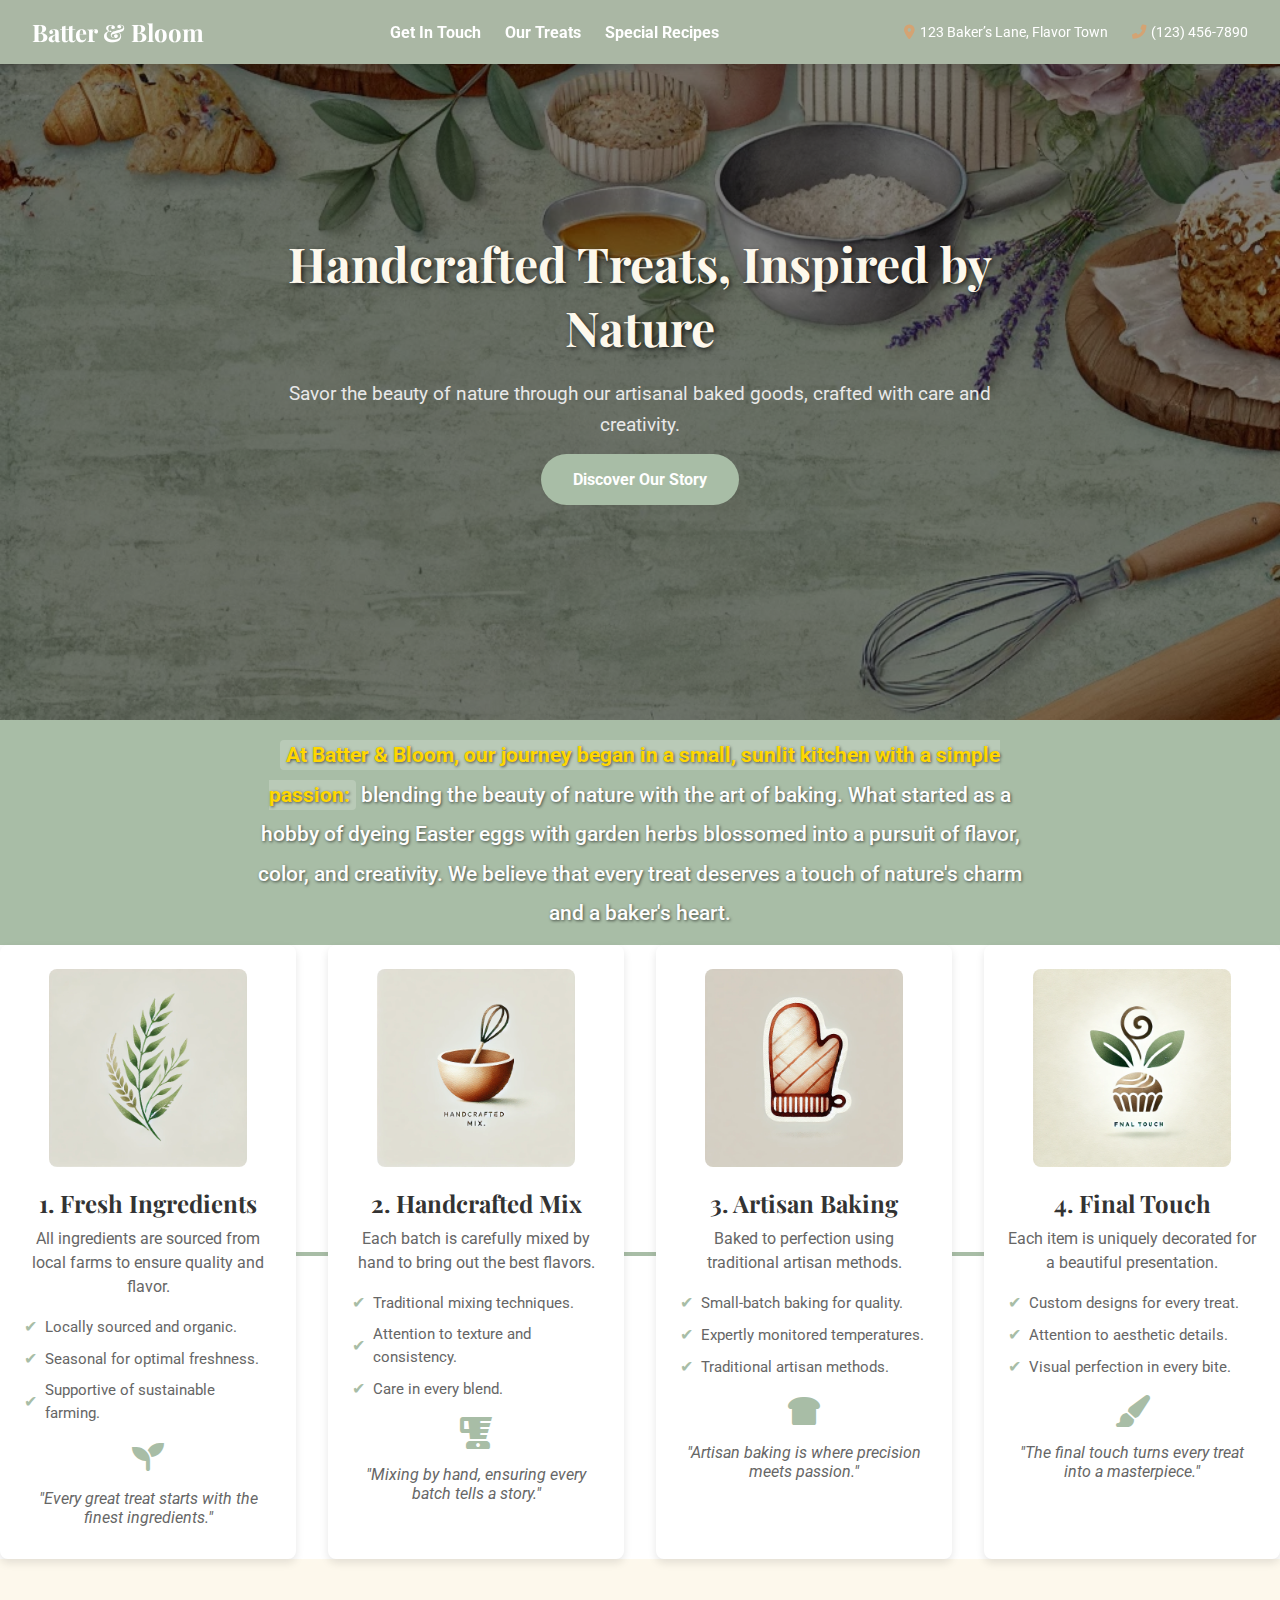
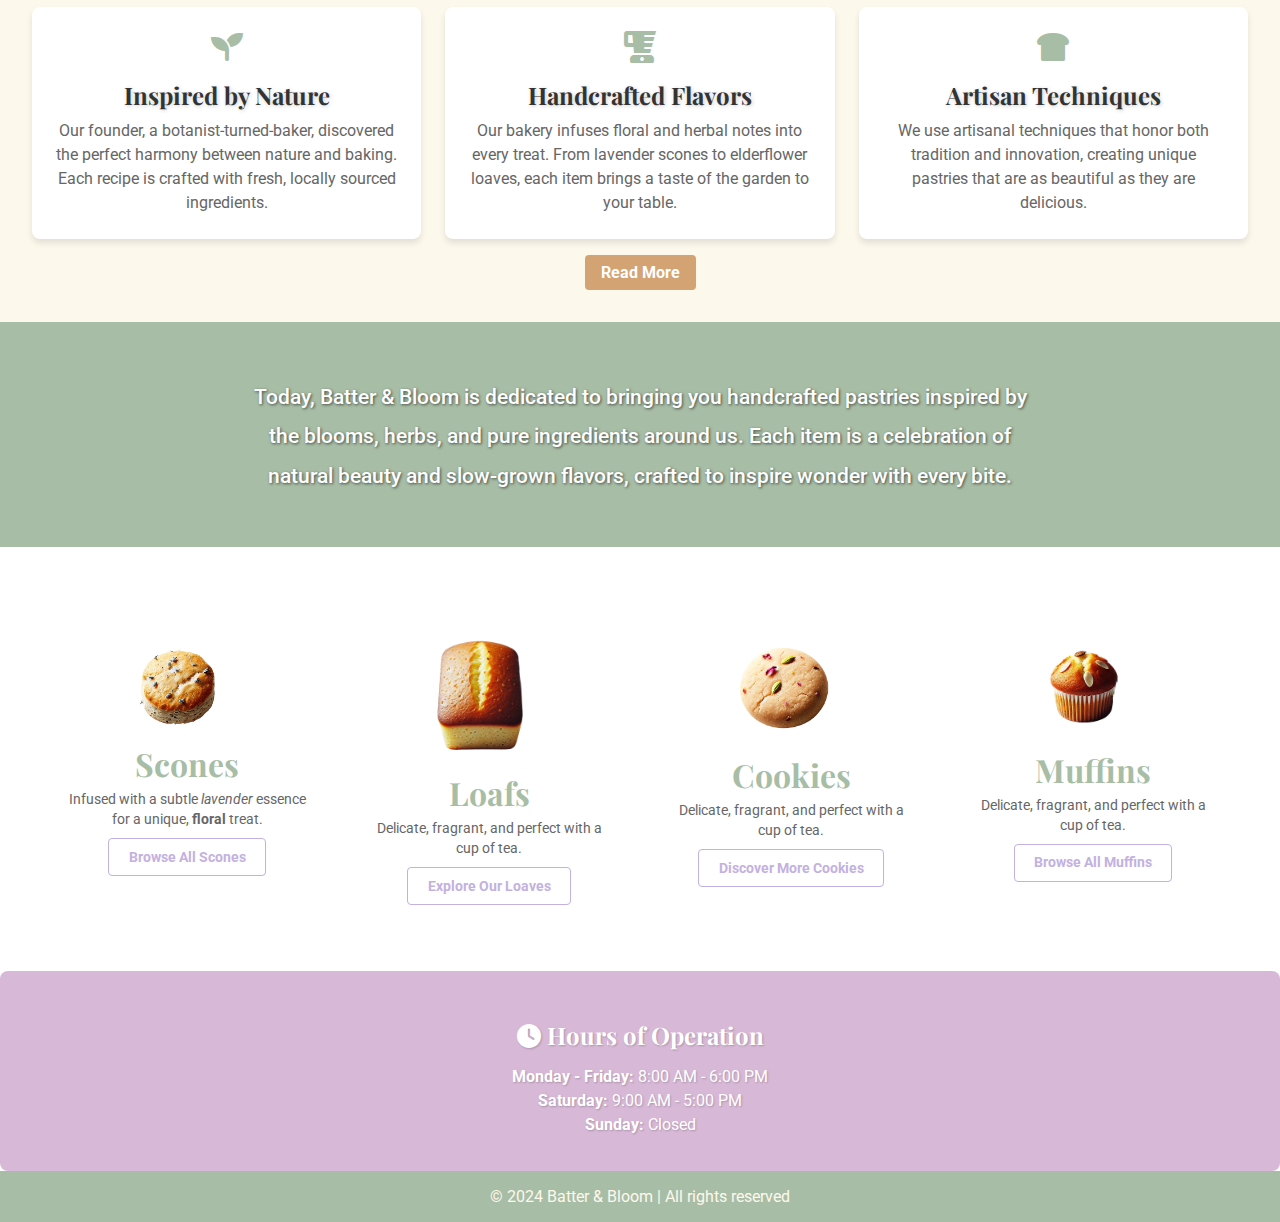
<file: index.html>
<!DOCTYPE html>
<html lang="en">
<head>
    <meta charset="UTF-8">
    <meta name="viewport" content="width=device-width, initial-scale=1.0">
    <title>Batter & Bloom - Bakery</title>
    <link rel="stylesheet" href="./styles/index.css">
    <!-- FONT AWESOME ICONS --> 
    <link rel="stylesheet" href="https://cdnjs.cloudflare.com/ajax/libs/font-awesome/6.0.0-beta3/css/all.min.css">
  <!-- GOOGLE FONTS -->
<link href="https://fonts.googleapis.com/css2?family=Playfair+Display:wght@400;700&family=Roboto:wght@400;700&display=swap" rel="stylesheet">




</head>
<body>
<!-- Navigation Bar -->
<nav class="navbar">
    <div class="navbar-logo">
        <h1>Batter & Bloom</h1>
    </div>
    <ul class="navbar-links">
        <li><a href="./pages/contact.html">Get In Touch</a></li>
        <li><a href="./pages/our-treats.html">Our Treats</a></li>
        <li><a href="./pages/special-recipes.html">Special Recipes</a></li>
    </ul>
    <button class="navbar-toggle" aria-label="Toggle navigation">
        <span class="toggle-bar"></span>
        <span class="toggle-bar"></span>
        <span class="toggle-bar"></span>
    </button>
         <div class="contact-info">
        <p class="contact-address">
            <i class="fas fa-map-marker-alt"></i> 123 Baker’s Lane, Flavor Town
        </p>
        <p class="contact-phone">
            <i class="fas fa-phone-alt"></i> (123) 456-7890
        </p>
    </div>
</nav>
    <!-- Hero Section -->
    <header class="hero">
    <div class="hero-overlay"></div>
    <div class="hero-content">
        <h1 class="hero-heading">Handcrafted Treats, Inspired by Nature</h1>
        <p class="hero-description">Savor the beauty of nature through our artisanal baked goods, crafted with care and creativity.</p>
        <a href="#backstory" class="hero-button">Discover Our Story</a>
    </div>
</header>

<!-- Backstory Section --> 
<section class="backstory-section" id="backstory">
    <div class="backstory-content">
        <p class="backstory-text">
            <span class="highlight">At Batter & Bloom, our journey began in a small, sunlit kitchen with a simple passion:</span> blending the beauty of nature with the art of baking. What started as a hobby of dyeing Easter eggs with garden herbs blossomed into a pursuit of flavor, color, and creativity. We believe that every treat deserves a touch of nature's charm and a baker's heart.
        </p>
        
    </div>
</section>

<section id="our-craft" class="our-craft">
    <div class="craft-grid">
        <div class="craft-step">
            <img src="img/fresh-ingredients.webp" alt="Fresh Ingredients" class="craft-image">
            <h3 class="craft-title">1. Fresh Ingredients</h3>
            <p class="craft-text">All ingredients are sourced from local farms to ensure quality and flavor.</p>
            <ul class="craft-highlights">
                <li>Locally sourced and organic.</li>
                <li>Seasonal for optimal freshness.</li>
                <li>Supportive of sustainable farming.</li>
            </ul>
            <div class="craft-extra">
                <i class="fas fa-seedling craft-icon"></i>
                <p class="craft-quote">"Every great treat starts with the finest ingredients."</p>
               
            </div>
        </div>
        <div class="craft-step">
            <img src="img/handcrafted-mix.webp" alt="Handcrafted Mix" class="craft-image">
            <h3 class="craft-title">2. Handcrafted Mix</h3>
            <p class="craft-text">Each batch is carefully mixed by hand to bring out the best flavors.</p>
            <ul class="craft-highlights">
                <li>Traditional mixing techniques.</li>
                <li>Attention to texture and consistency.</li>
                <li>Care in every blend.</li>
            </ul>
            <div class="craft-extra">
                <i class="fas fa-blender craft-icon"></i>
                <p class="craft-quote">"Mixing by hand, ensuring every batch tells a story."</p>
                
            </div>
        </div>
        <div class="craft-step">
            <img src="img/artisan-baking.webp" alt="Artisan Baking" class="craft-image">
            <h3 class="craft-title">3. Artisan Baking</h3>
            <p class="craft-text">Baked to perfection using traditional artisan methods.</p>
            <ul class="craft-highlights">
                <li>Small-batch baking for quality.</li>
                <li>Expertly monitored temperatures.</li>
                <li>Traditional artisan methods.</li>
            </ul>
            <div class="craft-extra">
                <i class="fas fa-bread-slice craft-icon"></i>
                <p class="craft-quote">"Artisan baking is where precision meets passion."</p>
               
            </div>
        </div>
        <div class="craft-step">
            <img src="img/final-touch.webp" alt="Final Touch" class="craft-image">
            <h3 class="craft-title">4. Final Touch</h3>
            <p class="craft-text">Each item is uniquely decorated for a beautiful presentation.</p>
            <ul class="craft-highlights">
                <li>Custom designs for every treat.</li>
                <li>Attention to aesthetic details.</li>
                <li>Visual perfection in every bite.</li>
            </ul>
            <div class="craft-extra">
                <i class="fas fa-paint-brush craft-icon"></i>
                <p class="craft-quote">"The final touch turns every treat into a masterpiece."</p>
              
            </div>
        </div>
    </div>
</section>




    <!-- About Section -->
   <section id="about" class="about">
    <div class="story-content">
        <div class="story-item">
            <i class="fas fa-seedling icon"></i>
            <h3>Inspired by Nature</h3>
            <p>Our founder, a botanist-turned-baker, discovered the perfect harmony between nature and baking. Each recipe is crafted with fresh, locally sourced ingredients.</p>
        </div>
        <div class="story-item">
            <i class="fas fa-blender icon"></i>
            <h3>Handcrafted Flavors</h3>
            <p>Our bakery infuses floral and herbal notes into every treat. From lavender scones to elderflower loaves, each item brings a taste of the garden to your table.</p>
        </div>
        <div class="story-item">
            <i class="fas fa-bread-slice icon"></i>
            <h3>Artisan Techniques</h3>
            <p>We use artisanal techniques that honor both tradition and innovation, creating unique pastries that are as beautiful as they are delicious.</p>
        </div>
    </div>

    <!-- Hidden Extra Content -->
   <div class="extra-content">
    <div class="fun-facts">
        <div class="fact-item">
            <i class="fas fa-leaf"></i>
            <p><strong>Locally Sourced:</strong> All of our ingredients are sourced from local farms within a 50-mile radius.</p>
        </div>
        <div class="fact-item">
            <i class="fas fa-seedling"></i>
            <p><strong>Eco-Friendly Packaging:</strong> We use 100% compostable packaging, helping reduce waste one treat at a time.</p>
        </div>
        <div class="fact-item">
            <i class="fas fa-heart"></i>
            <p><strong>Customer Favorite:</strong> Our Lavender Scones are the top pick, selling out nearly every day!</p>
        </div>
        <div class="fact-item">
            <i class="fas fa-hand-holding-heart"></i>
            <p><strong>Community First:</strong> 10% of all proceeds go back into community gardens and local sustainability projects.</p>
        </div>
        <div class="fact-item">
            <i class="fas fa-award"></i>
            <p><strong>Quality Guarantee:</strong> Each product is made fresh daily with no preservatives, delivering wholesome goodness.</p>
        </div>
    </div>
</div>

    <button class="expand-button" onclick="toggleContent()">Read More</button>
</section>

<section class="backstory-section" id="backstory">
    <div class="backstory-content">
      <p class="backstory-text">
            Today, Batter & Bloom is dedicated to bringing you handcrafted pastries inspired by the blooms, herbs, and pure ingredients around us. Each item is a celebration of natural beauty and slow-grown flavors, crafted to inspire wonder with every bite.
        </p>
        
    </div>
</section>

    <!-- Products Section -->
    <section class="products">
        <div class="product-grid">
    <div class="product-item">
        <img src="./img/products/lavender-scone-nobg.png" alt="Lavender Scone">
        <div class="product-info">
            <h3>Scones</h3>
            <p>Infused with a subtle <i>lavender</i> essence for a unique, <b>floral</b> treat.</p>
            <a href="./pages/our-treats.html" class="view-products-button">Browse All Scones</a>
        </div>
    </div>
    <div class="product-item">
        <img src="./img/products/elderflower-loaf-nobg.png" alt="Elderflower Loaf">
        <div class="product-info">
            <h3>Loafs</h3>
            <p>Delicate, fragrant, and perfect with a cup of tea.</p>
            <a href="./pages/our-treats.html" class="view-products-button">Explore Our Loaves</a>
        </div>
    </div>

    <div class="product-item">
        <img src="./img/products/cookie-img.png" alt="Cookie">
        <div class="product-info">
            <h3>Cookies</h3>
            <p>Delicate, fragrant, and perfect with a cup of tea.</p>
            <a href="./pages/our-treats.html" class="view-products-button">Discover More Cookies</a>
        </div>
    </div>
      <div class="product-item">
        <img src="./img/products/muffin-img.png" alt="Muffin">
        <div class="product-info">
            <h3>Muffins</h3>
            <p>Delicate, fragrant, and perfect with a cup of tea.</p>
            <a href="./pages/our-treats.html" class="view-products-button">Browse All Muffins</a>
        </div>
    </div>
</div>
    </section>

    <!-- Contact Section -->
   <section class="contact">
  

    <div class="hours">
        <h3><i class="fas fa-clock"></i> Hours of Operation</h3>
        <ul class="hours-list">
            <li><strong>Monday - Friday:</strong> 8:00 AM - 6:00 PM</li>
            <li><strong>Saturday:</strong> 9:00 AM - 5:00 PM</li>
            <li><strong>Sunday:</strong> Closed</li>
        </ul>
    </div>
</section>


    <footer class="footer">
        <p>&copy; 2024 Batter & Bloom | All rights reserved</p>
    </footer>
<script>
    let currentSlide = 0;
    const carouselItems = document.querySelectorAll('.carousel-item');

    function showSlide(index) {
        carouselItems.forEach((item, i) => {
            item.classList.toggle('active', i === index);
        });
    }

    function nextSlide() {
        currentSlide = (currentSlide + 1) % carouselItems.length;
        showSlide(currentSlide);
    }

    setInterval(nextSlide, 3000); // Rotate every 3 seconds
</script>
<script>
    function toggleContent() {
        const extraContent = document.querySelector('.extra-content');
        const button = document.querySelector('.expand-button');
        
        if (extraContent.style.display === 'none' || extraContent.style.display === '') {
            extraContent.style.display = 'block';
            button.textContent = 'Read Less';
        } else {
            extraContent.style.display = 'none';
            button.textContent = 'Read More';
        }
    }
</script>
<script>
    const toggleButton = document.querySelector('.navbar-toggle');
    const navbarLinks = document.querySelector('.navbar-links');

    toggleButton.addEventListener('click', () => {
        navbarLinks.classList.toggle('active');
    });
</script>
</body>
</html>
</file>
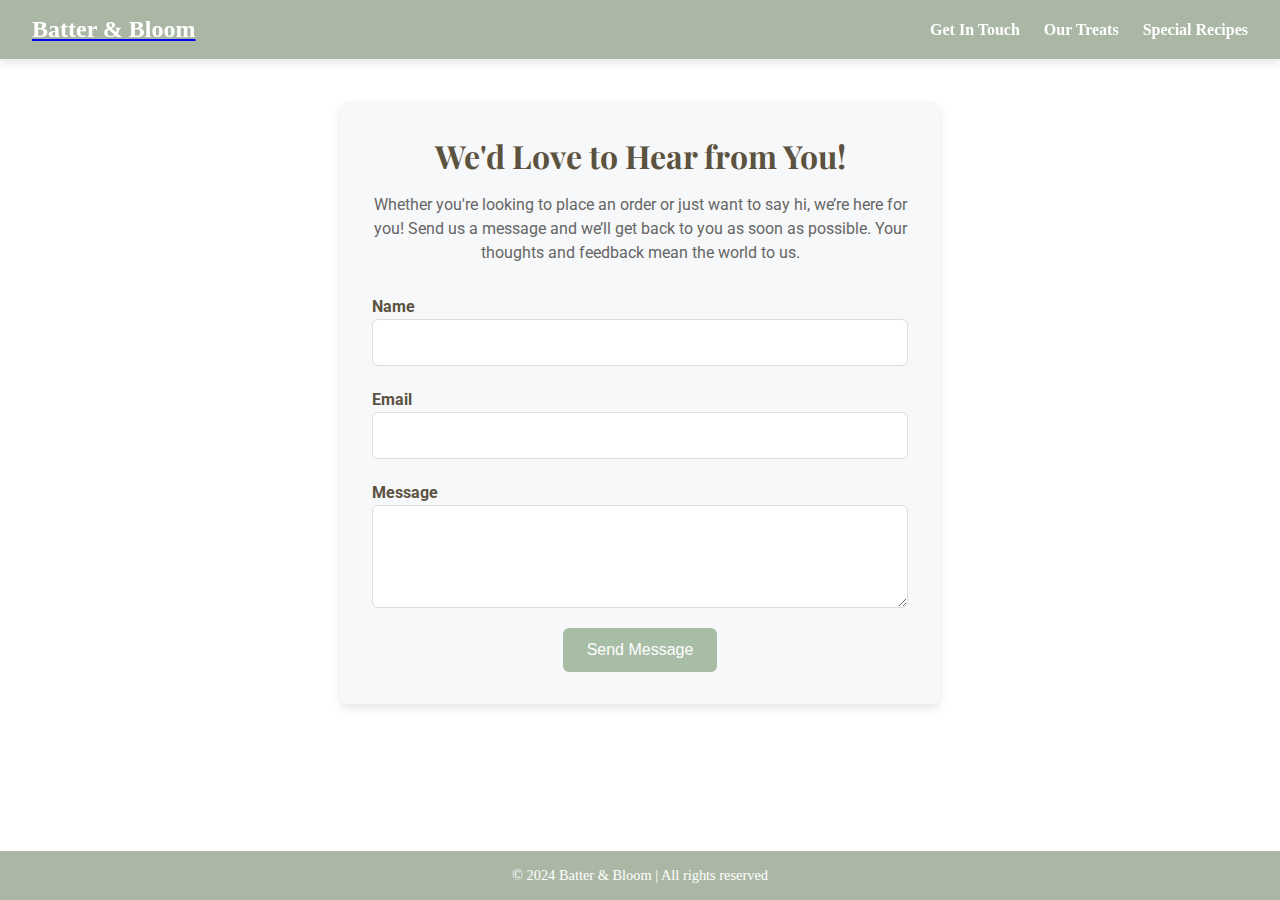
<file: pages/contact.html>
<!DOCTYPE html>
<html lang="en">
<head>
    <meta charset="UTF-8">
    <meta name="viewport" content="width=device-width, initial-scale=1.0">
    <title>Contact Us | Batter & Bloom</title>
    <link rel="stylesheet" href="../styles/contact.css"> <!-- Additional contact-specific styles -->
    <link href="https://fonts.googleapis.com/css2?family=Playfair+Display:wght@400;700&family=Roboto:wght@400;700&display=swap" rel="stylesheet">
</head>
<body>

   <!-- Navigation Bar -->
    <nav class="navbar">
    <div class="navbar-logo">
    <a href="../index.html">
        <h1>Batter & Bloom</h1>
    </a>
    </div>
    <ul class="navbar-links">
        <li><a href="contact.html">Get In Touch</a></li>
        <li><a href="our-treats.html">Our Treats</a></li>
        <li><a href="special-recipes.html">Special Recipes</a></li>
    </ul>
    <button class="navbar-toggle" aria-label="Toggle navigation">
        <span class="toggle-bar"></span>
        <span class="toggle-bar"></span>
        <span class="toggle-bar"></span>
    </button>
    
</nav>
<main>
    <!-- Contact Section -->
    <section class="contact-section">
        <div class="contact-info">
            <h2>We'd Love to Hear from You!</h2>
            <p>Whether you're looking to place an order or just want to say hi, we’re here for you! Send us a message and we’ll get back to you as soon as possible. Your thoughts and feedback mean the world to us.</p>
        </div>

        <form class="contact-form" action="#" method="POST">
            <label for="name">Name</label>
            <input type="text" id="name" name="name" required>

            <label for="email">Email</label>
            <input type="email" id="email" name="email" required>

            <label for="message">Message</label>
            <textarea id="message" name="message" rows="4" required></textarea>

            <button type="submit" class="submit-button">Send Message</button>
        </form>
    </section>
</main>
    <!-- Footer -->
    <footer class="footer">
        <p>© 2024 Batter & Bloom | All rights reserved</p>
    </footer>
<script>
    const toggleButton = document.querySelector('.navbar-toggle');
    const navbarLinks = document.querySelector('.navbar-links');

    toggleButton.addEventListener('click', () => {
        navbarLinks.classList.toggle('active');
    });
</script>
</body>
</html>
</file>
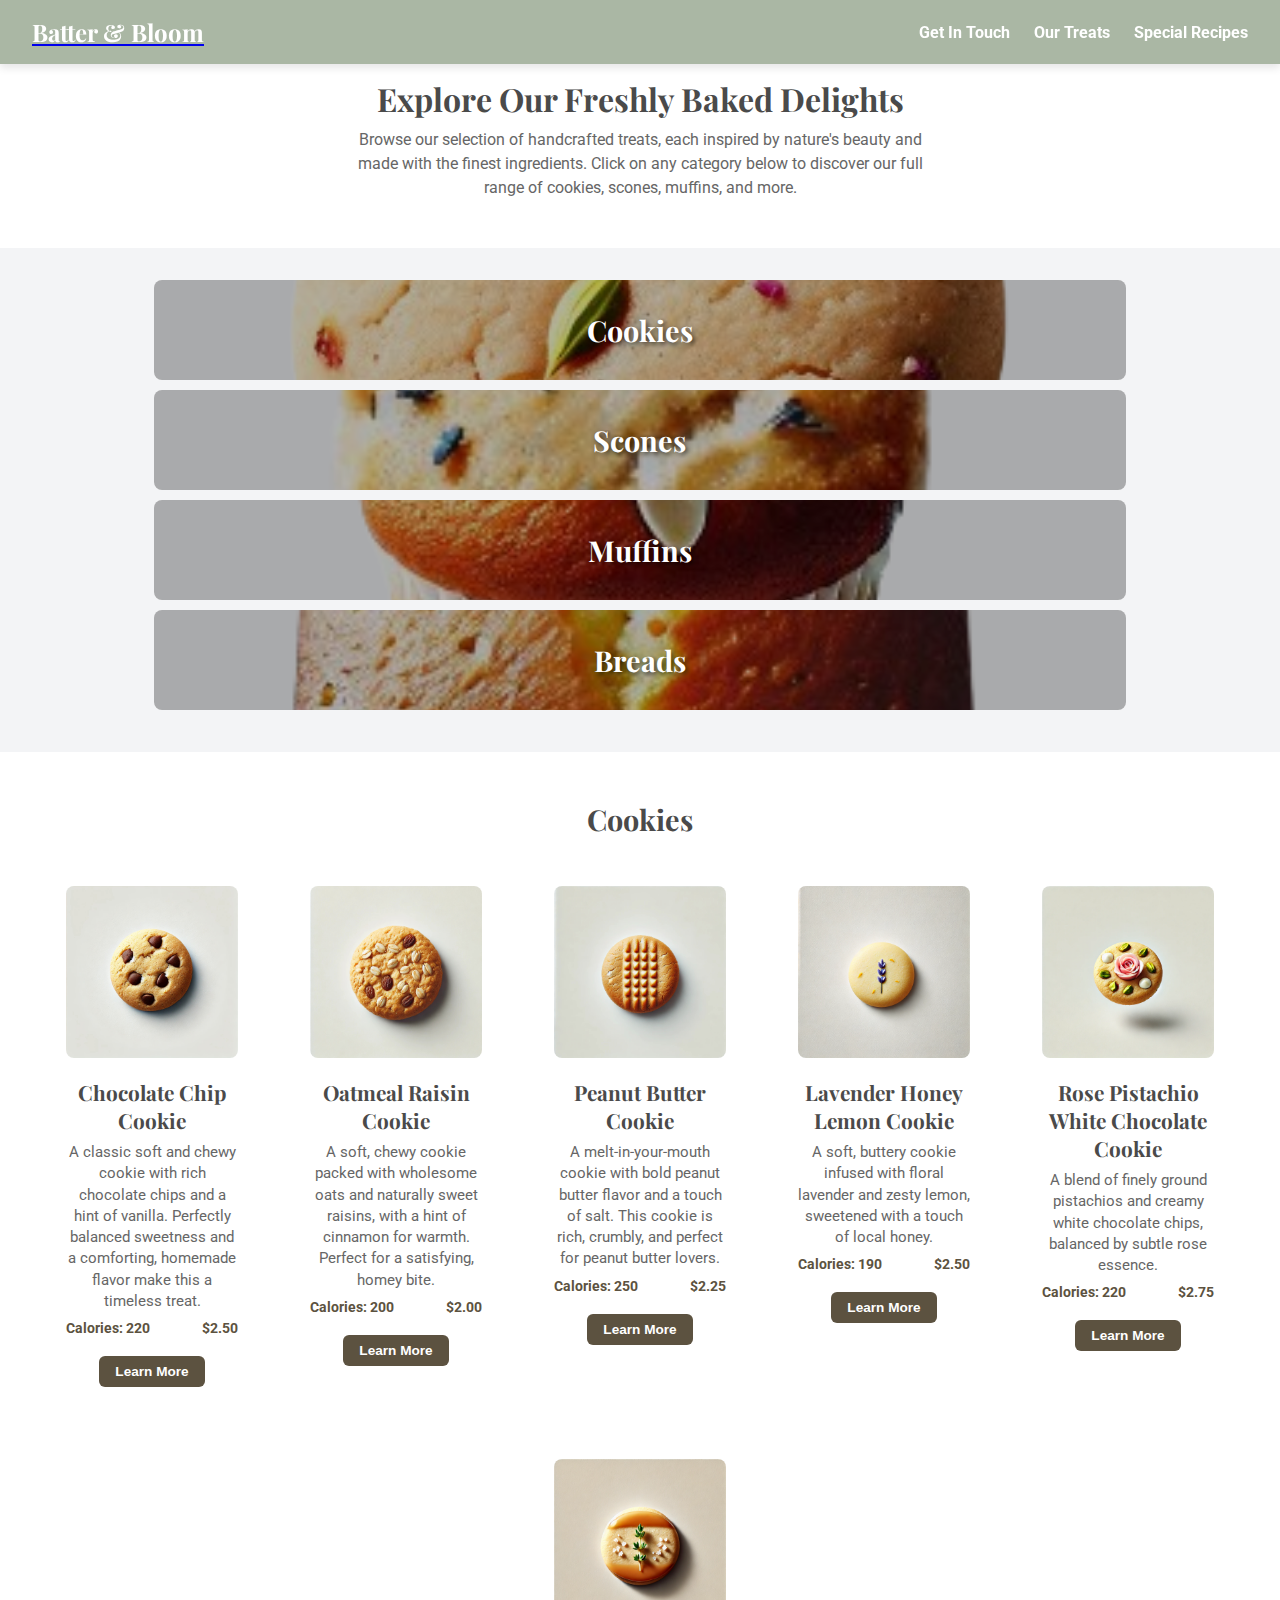
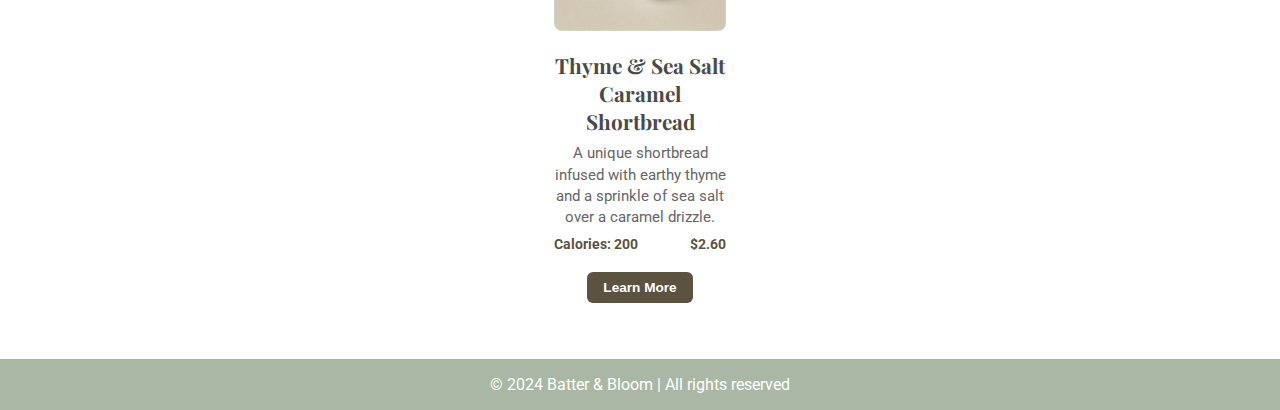
<file: pages/our-treats.html>
<!DOCTYPE html>
<html lang="en">
<head>
    <meta charset="UTF-8">
    <meta name="viewport" content="width=device-width, initial-scale=1.0">
    <title>Our Treats - Batter & Bloom</title>
    <link rel="stylesheet" href="../styles/our-treats.css">

    <link href="https://fonts.googleapis.com/css2?family=Roboto:wght@400;700&display=swap" rel="stylesheet">
    <link href="https://fonts.googleapis.com/css2?family=Playfair+Display:wght@400;700&family=Roboto:wght@400;700&display=swap" rel="stylesheet">

</head>
<body>

    <!-- Navigation Bar -->
    <nav class="navbar">
    <div class="navbar-logo">
        <a href="../index.html">
        <h1>Batter & Bloom</h1>
    </a>
    </div>
    <ul class="navbar-links">
        <li><a href="contact.html">Get In Touch</a></li>
        <li><a href="./pages/our-treats.html">Our Treats</a></li>
        <li><a href="special-recipes.html">Special Recipes</a></li>
    </ul>
    <button class="navbar-toggle" aria-label="Toggle navigation">
        <span class="toggle-bar"></span>
        <span class="toggle-bar"></span>
        <span class="toggle-bar"></span>
    </button>
    
</nav>
<section class="treats-intro">
    <h2>Explore Our Freshly Baked Delights</h2>
    <p>Browse our selection of handcrafted treats, each inspired by nature's beauty and made with the finest ingredients. Click on any category below to discover our full range of cookies, scones, muffins, and more.</p>
</section>
    <!-- Main Content for Our Treats Page -->
  <section class="treats-categories">
    <div class="category" data-category="cookies" style="background-image: url('../img/products/cookie-img.png');">
        <h3>Cookies</h3>
    </div>
    <div class="category" data-category="scones" style="background-image: url('../img/products/lavender-scone-nobg.png');">
        <h3>Scones</h3>
    </div>
    <div class="category" data-category="muffins" style="background-image: url('../img/products/muffin-img.png');">
        <h3>Muffins</h3>
    </div>
    <div class="category" data-category="breads" style="background-image: url('../img/products/elderflower-loaf-nobg.png');">
        <h3>Breads</h3>
    </div>
</section>


<button id="backToTop" class="back-to-top" onclick="scrollToTop()">↑ Back to Top</button>
    <!-- JavaScript for Category Selection -->
    <script>
        // Handle Category Click to Load Specific Products
        document.querySelectorAll('.category').forEach(category => {
            category.addEventListener('click', () => {
                const categoryType = category.getAttribute('data-category');
                window.location.href = `our-treats.html?category=${categoryType}`;
            });
        });
    </script>
    <script>
    // Check URL for category parameter
    const urlParams = new URLSearchParams(window.location.search);
    let selectedCategory = urlParams.get('category');

    // Set a default category if none is selected
    if (!selectedCategory) {
        selectedCategory = 'cookies';
        }

    // Placeholder Data for Products
     const productsData = {
        cookies: [
            {
                name: 'Chocolate Chip Cookie',
                img: '../img/products/chocolate-chip.jpg',
                description: 'A classic soft and chewy cookie with rich chocolate chips and a hint of vanilla. Perfectly balanced sweetness and a comforting, homemade flavor make this a timeless treat.',

                calories: 220,
                price: '$2.50',
                ingredients: 'Flour, sugar, butter, chocolate chips, vanilla extract, eggs, baking soda',
                features: 'Soft and chewy with a rich, melty chocolate flavor'
            },
            {
                name: 'Oatmeal Raisin Cookie',
                img: '../img/products/oatmeal-rasin.jpg',
                description: 'A soft, chewy cookie packed with wholesome oats and naturally sweet raisins, with a hint of cinnamon for warmth. Perfect for a satisfying, homey bite.',
                calories: 200,
                price: '$2.00',
                ingredients: 'Oats, flour, brown sugar, butter, raisins, cinnamon, baking soda',
                features: 'High in fiber and naturally sweetened with juicy raisins'
            },
            {
                name: 'Peanut Butter Cookie',
                img: '../img/products/peanut-butter.jpg',
                description: 'A melt-in-your-mouth cookie with bold peanut butter flavor and a touch of salt. This cookie is rich, crumbly, and perfect for peanut butter lovers.',
                calories: 250,
                price: '$2.25',
                ingredients: 'Peanut butter, flour, sugar, butter, eggs, baking soda',
                features: 'Rich peanut flavor with a perfect blend of crunch and softness'
            },
            {
                name: 'Lavender Honey Lemon Cookie',
                img: '../img/products/lavender-honey.webp',
                description: 'A soft, buttery cookie infused with floral lavender and zesty lemon, sweetened with a touch of local honey.',
                calories: 190,
                price: '$2.50',
                ingredients: 'Flour, butter, sugar, honey, lavender, lemon zest, eggs, baking powder',
                features: 'Light and fragrant with floral notes and a touch of natural honey sweetness'
            },
            {
                name: 'Rose Pistachio White Chocolate Cookie',
                img: '../img/products/rose-white-chocolate-cookie.webp',
                description: 'A blend of finely ground pistachios and creamy white chocolate chips, balanced by subtle rose essence.',
                calories: 220,
                price: '$2.75',
                ingredients: 'Flour, pistachios, white chocolate chips, butter, rose water, sugar, eggs, baking powder',
                features: 'Luxuriously sweet with nutty pistachio, creamy white chocolate, and a hint of floral rose'
            },
            {
                name: 'Thyme & Sea Salt Caramel Shortbread',
                img: '../img/products/thyme-seasalt.webp',
                description: 'A unique shortbread infused with earthy thyme and a sprinkle of sea salt over a caramel drizzle.',
                calories: 200,
                price: '$2.60',
                ingredients: 'Flour, butter, sugar, caramel, fresh thyme, sea salt, vanilla extract',
                features: 'Perfectly balanced with earthy thyme, a touch of sea salt, and rich caramel'
            },

            
        ],
        scones: [
            {
                name: 'Lavender Scone',
                img: '../img/products/lavender-scone-nobg.png',
                description: 'A floral-infused scone that’s light and fragrant.',
                calories: 300,
                price: '$3.00',
                ingredients: 'Flour, sugar, butter, lavender extract, milk, cream, baking powder',
                features: 'Delicate lavender essence with a soft, fluffy texture'
            },
            {
                name: 'Blueberry Scone',
                img: '../img/products/blueberry-scone.jpg',
                description: 'Fresh blueberries folded into a buttery scone.',
                calories: 280,
                price: '$2.75',
                ingredients: 'Flour, sugar, butter, blueberries, milk, cream, baking powder',
                features: 'Bursting with fresh blueberry flavor in every bite'
            }
        ],
        muffins: [
            {
                name: 'Banana Nut Muffin',
                img: '../img/products/banana-nut.jpg',
                description: 'Banana and walnuts combine for a hearty, sweet muffin.',
                calories: 330,
                price: '$2.50',
                ingredients: 'Bananas, flour, sugar, butter, walnuts, eggs, baking powder',
                features: 'Moist and nutty with natural banana sweetness'
            },
            {
                name: 'Pumpkin Spice Muffin',
                img: '../img/products/pumpkin-spice.jpg',
                description: 'Seasonal spices and pumpkin puree in a delicious muffin.',
                calories: 310,
                price: '$2.75',
                ingredients: 'Pumpkin puree, flour, sugar, butter, eggs, cinnamon, nutmeg, baking powder',
                features: 'Spiced with cinnamon and nutmeg for a warm, autumn flavor'
            }
        ],
        breads: [
            {
                name: 'Sourdough Bread',
                img: '../img/products/sourdough.jpg',
                description: 'A tangy sourdough loaf with a crispy crust.',
                calories: 150,
                price: '$4.00',
                ingredients: 'Flour, water, salt, natural yeast starter',
                features: 'Naturally fermented with a crispy crust and a tangy flavor'
            },
            {
                name: 'Baguette',
                img: '../img/products/baguette.jpg',
                description: 'Classic French baguette, perfect for sandwiches.',
                calories: 180,
                price: '$3.50',
                ingredients: 'Flour, water, salt, yeast',
                features: 'Crispy crust with a light and airy interior'
            }
        ]
    };
</script>
<script>
    // Display Products for Selected Category
    if (selectedCategory && productsData[selectedCategory]) {
        const categorySection = document.createElement('section');
        categorySection.classList.add('product-category');
        categorySection.innerHTML = `<h2>${selectedCategory.charAt(0).toUpperCase() + selectedCategory.slice(1)}</h2>`;

        const productsGrid = document.createElement('div');
        productsGrid.classList.add('products-grid');

        productsData[selectedCategory].forEach((product, index) => {
            const productBox = document.createElement('div');
            productBox.classList.add('product-item');
            productBox.innerHTML = `
                <img src="${product.img}" alt="${product.name}">
                <h3>${product.name}</h3>
                <p class="product-description">${product.description}</p>
                <div class="product-details">
                    <span class="product-calories">Calories: ${product.calories}</span>
                    <span class="product-price">${product.price}</span>
                </div>
                <button onclick="toggleDetails(${index})" class="learn-more-button">Learn More</button>
                <div id="details-${index}" class="product-extra-details" style="display: none;">
                    <p>Ingredients: ${product.ingredients || 'Not listed'}</p>
                    <p>Features: ${product.features || 'A classic favorite!'}</p>
                </div>
            `;
            productsGrid.appendChild(productBox);
        });

        categorySection.appendChild(productsGrid);
        document.body.appendChild(categorySection);
    }
</script>
<script>
    function toggleDetails(index) {
        const detailsSection = document.getElementById(`details-${index}`);
        detailsSection.classList.toggle('collapsed');
    }
</script>
<script>
    function toggleDetails(index) {
        const detailsSection = document.getElementById(`details-${index}`);
        detailsSection.style.display = detailsSection.style.display === 'none' ? 'block' : 'none';
    }
</script>
<script>
    const toggleButton = document.querySelector('.navbar-toggle');
    const navbarLinks = document.querySelector('.navbar-links');

    toggleButton.addEventListener('click', () => {
        navbarLinks.classList.toggle('active');
    });
</script>
<script>
    // Function to Scroll to Top
    function scrollToTop() {
        window.scrollTo({ top: 0, behavior: 'smooth' });
    }

    // Show or Hide Back to Top Button on Scroll
    const backToTopButton = document.getElementById('backToTop');
    window.addEventListener('scroll', () => {
        if (window.scrollY > 300) { // Adjust scroll value as needed
            backToTopButton.classList.add('visible');
        } else {
            backToTopButton.classList.remove('visible');
        }
    });
</script>

 <footer class="footer">
        <p>&copy; 2024 Batter & Bloom | All rights reserved</p>
    </footer>
</body>
</html>
</file>
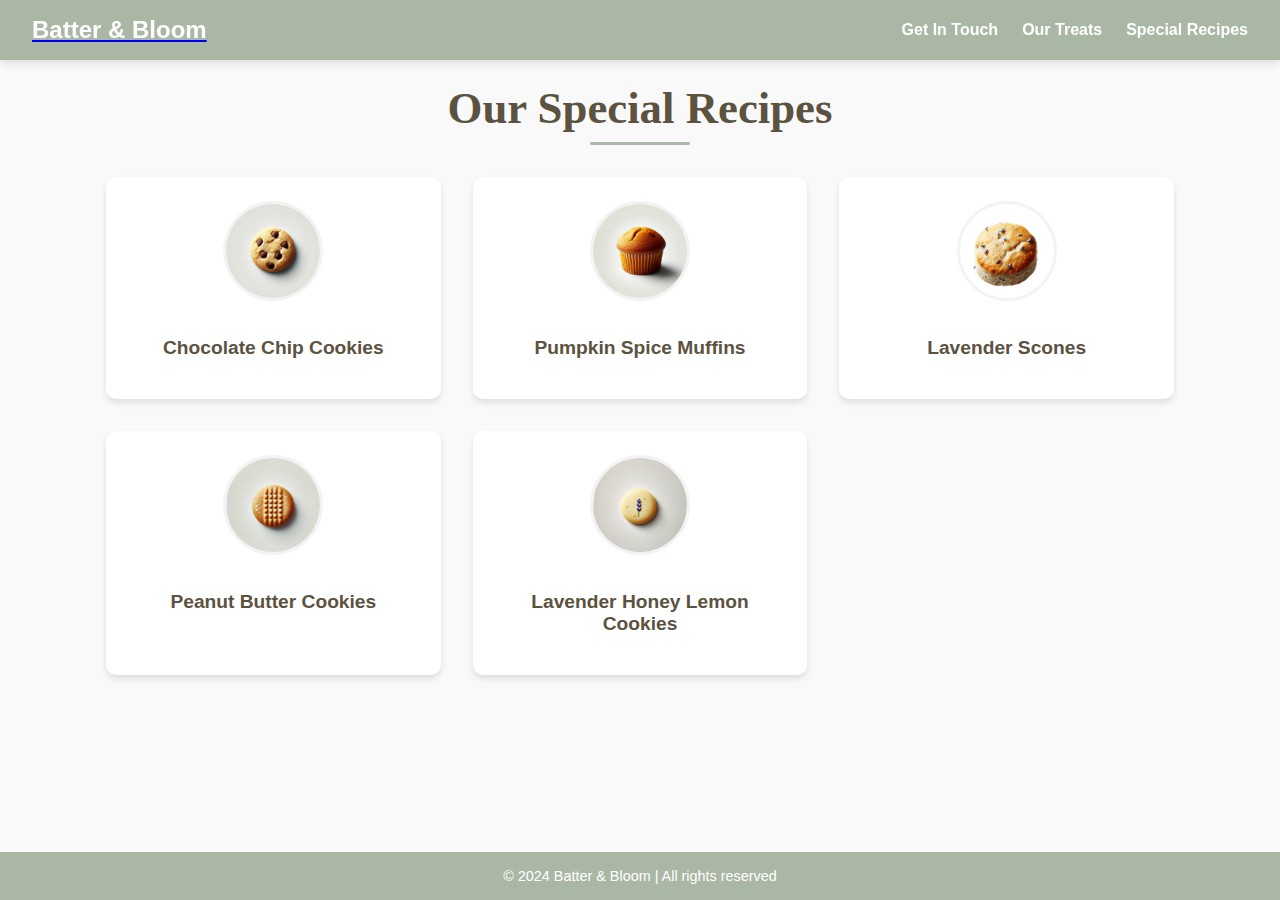
<file: pages/special-recipes.html>
<!DOCTYPE html>
<html lang="en">
<head>
    <meta charset="UTF-8">
    <meta name="viewport" content="width=device-width, initial-scale=1.0">
    <title>Special Recipes | Batter & Bloom</title>
    <link rel="stylesheet" href="../styles/special-recipes.css">
</head>
<body>

  <!-- Navigation Bar -->
    <nav class="navbar">
    <div class="navbar-logo">
        <a href="../index.html">
        <h1>Batter & Bloom</h1>
    </a>
    </div>
    <ul class="navbar-links">
        <li><a href="contact.html">Get In Touch</a></li>
        <li><a href="our-treats.html">Our Treats</a></li>
        <li><a href="special-recipes.html">Special Recipes</a></li>
    </ul>
    <button class="navbar-toggle" aria-label="Toggle navigation">
        <span class="toggle-bar"></span>
        <span class="toggle-bar"></span>
        <span class="toggle-bar"></span>
    </button>
    
</nav>

    <!-- Main Section -->
    <main>
       <section class="recipes-list">
        <h2>Our Special Recipes</h2>
        <div class="recipe-grid">
            <div class="recipe-item" onclick="openRecipePopup('chocolateChipCookies')">
                <img src="../img/products/chocolate-chip.jpg" alt="Chocolate Chip Cookie">
                <h3>Chocolate Chip Cookies</h3>
            </div>
            <div class="recipe-item" onclick="openRecipePopup('pumpkinSpiceMuffins')">
                <img src="../img/products/pumpkin-spice.jpg" alt="Pumpkin Spice">
                <h3>Pumpkin Spice Muffins</h3>
            </div>
            <div class="recipe-item" onclick="openRecipePopup('lavenderScones')">
                <img src="../img/products/lavender-scone-nobg.png" alt="Lavender Scone">
                <h3>Lavender Scones</h3>
            </div>
            <div class="recipe-item" onclick="openRecipePopup('peanutButterCookies')">
                <img src="../img/products/peanut-butter.jpg" alt="Peanut Butter Cookie">
                <h3>Peanut Butter Cookies</h3>
            </div>
            <div class="recipe-item" onclick="openRecipePopup('lavenderHoneyLemonCookies')">
                <img src="../img/products/lavender-honey.webp" alt="Lavender Honey Lemon Cookie">
                <h3>Lavender Honey Lemon Cookies</h3>
            </div>
            <!-- Add more recipes as needed --> 
        </div>
    </section>
    </main>




    <!-- Footer -->
    <footer class="footer">
        <p>© 2024 Batter & Bloom | All rights reserved</p>
    </footer>

    
     <!-- Recipe Popup Container -->
<div id="recipe-popup" class="recipe-popup">
    <div class="popup-content">
        <button class="close-button" onclick="closeRecipePopup()">×</button>
        <h2 id="recipe-name">Recipe Name</h2>
        <div class="recipe-info">
            <span id="cook-time">Cook Time: -- mins</span>
            <span id="servings">Servings: --</span>
        </div>
        <div class="recipe-ingredients">
            <h4>Ingredients</h4>
            <ul id="ingredients-list"></ul>
        </div>
        <div class="recipe-directions">
            <h4>Directions</h4>
            <ol id="directions-list"></ol>
        </div>
    </div>
</div>
<script src="../scripts/recipes.js"></script>
<script>
    const toggleButton = document.querySelector('.navbar-toggle');
    const navbarLinks = document.querySelector('.navbar-links');

    toggleButton.addEventListener('click', () => {
        navbarLinks.classList.toggle('active');
    });
</script>
</body>
</html>
</file>
<file: styles/contact.css>
/* General Styling */
* {
    margin: 0;
    padding: 0;
    box-sizing: border-box;
}

/* Main Layout */
body, html {
    height: 100%;
    display: flex;
    flex-direction: column;
    margin: 0;
}

main {
    flex: 1;
    padding-top: 70px; /* Adjust to match navbar height */
}

/* Navbar Styling */
/* Navbar Styling */
.navbar {
    position: fixed;
    top: 0;
    width: 100%;
    background-color: #AAB7A4; /* Yellow primary color */
    color: #fff;
    display: flex;
    justify-content: space-between;
    align-items: center;
    padding: 1rem 2rem;
    box-shadow: 0 4px 8px rgba(0, 0, 0, 0.1);
    z-index: 1000;
}

.navbar-logo h1 {
    font-size: 1.5rem;
    color: #fff;
    margin: 0;
}

.navbar-links {
    display: flex;
    gap: 1.5rem;
    list-style: none;
    margin: 0;
    padding: 0;
}

.navbar-links li a {
    color: #fff;
    text-decoration: none;
    font-weight: bold;
    transition: color 0.3s;
}

.navbar-links li a:hover {
    color: #A8BDA6; /* Green hover color */
}

/* Responsive Navbar Toggle for Mobile */
.navbar-toggle {
    display: none;
    flex-direction: column;
    gap: 0.3rem;
    cursor: pointer;
    background: none;
    border: none;
}

.toggle-bar {
    width: 25px;
    height: 3px;
    background-color: #fff;
}

/* Contact Section */
.contact-section {
    max-width: 600px;
    margin: 2rem auto;
    padding: 2rem;
    background-color: #f7f8fa;
    border-radius: 8px;
    box-shadow: 0 4px 8px rgba(0, 0, 0, 0.1);
    text-align: center;
}

/* Contact Form */
.contact-form label {
    display: block;
    margin: 0.5rem 0 0.2rem;
    font-weight: bold;
    color: #5C5240;
    text-align: left;
}

.contact-form input,
.contact-form textarea {
    width: 100%;
    padding: 0.8rem;
    margin-bottom: 1rem;
    border: 1px solid #ddd;
    border-radius: 6px;
    font-size: 1rem;
}
.contact-info h2 {
    font-family: 'Playfair Display', serif;
    font-size: 2rem;
    color: #5C5240;
    margin-bottom: 1rem;
}
.contact-info p {
    font-family: 'Roboto', sans-serif;
    color: #666;
    font-size: 1rem;
    margin-bottom: 2rem;
    line-height: 1.5;
}

/* Contact Form Label Styling */
.contact-form label {
    font-family: 'Roboto', sans-serif;
    font-weight: bold;
    color: #5C5240;
    margin: 0.5rem 0 0.2rem;
}
.contact-form input,
.contact-form textarea {
    font-family: 'Roboto', sans-serif;
    color: #333;
    font-size: 1rem;
}
.submit-button {
    padding: 0.8rem 1.5rem;
    background-color: #A8BDA6;
    color: white;
    font-size: 1rem;
    border: none;
    border-radius: 6px;
    cursor: pointer;
}

/* Footer Styling */
.footer {
    text-align: center;
    padding: 1rem;
    background-color: #AAB7A4;
    color: #fff;
    font-size: 0.9rem;
    width: 100%;
    flex-shrink: 0;
}

/* Responsive Navbar */
@media (max-width: 768px) {
    .contact-section {
        padding: 1.5rem;
    }

    .navbar-links {
        display: none;
        flex-direction: column;
        position: absolute;
        top: 100%;
        right: 0;
        background-color: #AAB7A4;
        width: 100%;
        padding: 1rem;
    }

    .navbar-links.active {
        display: flex;
    }

    .navbar-toggle {
        display: flex;
    }
}
</file>
<file: styles/special-recipes.css>
* {
    margin: 0;
    padding: 0;
    box-sizing: border-box;
}
/* General Styling */
body, html {
    font-family: 'Roboto', sans-serif;
    margin: 0;
    padding: 0;
    height: 100%;
    display: flex;
    flex-direction: column;
}
/* Main content section should take up the remaining space */
main {
     flex: 1;
    display: flex;
    flex-direction: column;
    align-items: center;
    padding: 2rem 1rem;
    background-color: #F9F9F9; /* Subtle background color */
    padding-top:50px;
}
/* Navbar Styling */
.navbar {
    position: fixed;
    top: 0;
    width: 100%;
    background-color: #AAB7A4; /* Yellow primary color */
    color: #fff;
    display: flex;
    justify-content: space-between;
    align-items: center;
    padding: 1rem 2rem;
    box-shadow: 0 4px 8px rgba(0, 0, 0, 0.1);
    z-index: 1000;
    overflow: hidden;
}

.navbar-logo h1 {
    font-size: 1.5rem;
    color: #fff;
    margin: 0;
}

.navbar-links {
    display: flex;
    gap: 1.5rem;
    list-style: none;
    margin: 0;
    padding: 0;
}

.navbar-links li a {
    color: #fff;
    text-decoration: none;
    font-weight: bold;
    transition: color 0.3s;
    white-space: nowrap;
}

.navbar-links li a:hover {
    color: #A8BDA6; /* Green hover color */
}

/* Responsive Navbar Toggle for Mobile */
.navbar-toggle {
    display: none;
    flex-direction: column;
    gap: 0.3rem;
    cursor: pointer;
    background: none;
    border: none;
}

.toggle-bar {
    width: 25px;
    height: 3px;
    background-color: #fff;
}
/* Recipe List Section */
.recipes-list {
    text-align: center;
    padding: 2rem 1rem;
}

/* Header Styling */
.recipes-list h2 {
    font-family: 'Playfair Display', serif;
    font-size: 2.8rem;
    font-weight: 700;
    color: #5C5240;
    text-align: center;
    margin-bottom: 2rem;
    position: relative;
}
.recipes-list h2::after {
    content: "";
    display: block;
    width: 100px;
    height: 3px;
    background-color: #AAB7A4;
    margin: 0.5rem auto 0;
    border-radius: 2px;
}
/* Recipe Grid */
.recipe-grid {
    display: grid;
    grid-template-columns: repeat(auto-fit, minmax(250px, 1fr));
    gap: 2rem;
    width: 100%;
    max-width: 1100px;
    padding: 0 1rem;
}

.recipe-item {
    background-color: #fff;
    border-radius: 10px;
    box-shadow: 0 4px 6px rgba(0, 0, 0, 0.1);
    text-align: center;
    padding: 1.5rem;
    transition: transform 0.3s ease, box-shadow 0.3s ease;
    cursor: pointer;
}


.recipe-item:hover {
    transform: translateY(-5px);
    box-shadow: 0 8px 16px rgba(0, 0, 0, 0.2);
}


.recipe-item img {
    width: 100px;
    height: 100px;
    object-fit: cover;
    margin-bottom: 1rem;
    border-radius: 50%;
    border: 3px solid #F3F3F3;
}
.recipe-item h3 {
    font-size: 1.2rem;
    color: #5C5240;
    font-weight: 600;
    margin: 1rem 0;
}


/* Recipe Popup */
.recipe-popup {
    display: none;
    position: fixed;
    top: 0;
    left: 0;
    width: 100%;
    height: 100%;
    background: rgba(0, 0, 0, 0.5);
    justify-content: center;
    align-items: center;
}

.popup-content {
    background: #fff;
    padding: 2rem;
    width: 90%;
    max-width: 500px;
    border-radius: 10px;
    box-shadow: 0 4px 8px rgba(0, 0, 0, 0.1);
    position: relative; /* Ensure the close button is positioned correctly */
}

.close-button {
    background: none;
    border: none;
    font-size: 1.8rem;
    color: #A8BDA6;
    position: absolute;
    top: 1rem;
    right: 1rem;
    cursor: pointer;
    font-weight: bold;
    transition: color 0.3s;
}

.close-button:hover {
    color: #5C5240;
}

.recipe-info {
    display: flex;
    justify-content: space-between;
    margin-bottom: 1rem;
}

.recipe-ingredients, .recipe-directions {
    margin-top: 1rem;
}

.recipe-ingredients h4, .recipe-directions h4 {
    color: #5C5240;
    margin-bottom: 0.5rem;
}

/* Footer Styling */
.footer {
    background-color: #AAB7A4;
    color: #fff;
    text-align: center;
    padding: 1rem;
    font-size: 0.9rem;
    width: 100%;
    position: relative;
    bottom: 0;
}
@media (max-width: 768px) {
    .navbar-links {
        display: none;
        flex-direction: column;
        position: absolute;
        top: 100%;
        right: 0;
        background-color: #F5B14C;
        width: 100%;
        padding: 1rem;
    }

    .navbar-links.active {
        display: flex;
    }

    .navbar-toggle {
        display: flex;
    }

    /* Stack Recipe Grid Items */
    .recipe-grid {
        display: grid;
        grid-template-columns: 1fr; /* Single column layout */
        gap: 1.5rem;
        margin: 0 auto;
        padding: 0 1rem; /* Add padding to prevent items from being cut off */
        width: 100%; /* Ensure the grid doesn't exceed the viewport */

    }

    .recipe-item {
        box-shadow: none; /* Reduce shadow for smaller screens */
        padding: 1rem;
        width: 100%; /* Ensure items span the full width of their container */
        max-width: 300px; /* Limit maximum width for a neat layout */
        margin: 0 auto; /* Center items horizontally */
    }

    .recipe-item img {
        width: 60%;
        margin: 0 auto; /* Center images */
    }

    .recipe-item h3 {
        font-size: 1rem;
        margin-top: 0.5rem;
        text-align: center;
    }
    /* Recipe Popup Responsiveness */
    .recipe-popup .popup-content {
        width: 90%;
        max-width: 300px;
        padding: 1rem;
    }

    .popup-content h2 {
        font-size: 1.5rem;
    }

    .recipe-info span {
        font-size: 0.9rem;
    }

    .recipe-ingredients h4,
    .recipe-directions h4 {
        font-size: 1rem;
    }
}
</file>
<file: styles/index.css>
/* Reset */
* {
    margin: 0;
    padding: 0;
    box-sizing: border-box;
}
/* General Styles */
body {

    color: #333;
    font-family: 'Roboto', sans-serif;

}
h1, h2, h3 {
    font-family: 'Playfair Display', serif;
    color: #4A4A4A;
}

h1 {
    font-size: 3rem;
}

h2 {
    font-size: 2.5rem;
    margin-bottom: 1rem;
}

h3 {
    font-size: 1.8rem;
}
.hero-button, .view-products-button, .expand-button {
    font-family: 'Roboto', sans-serif;
    font-weight: bold;
}


/* Navbar Styling */
.navbar {
    position: fixed;
    top: 0;
    width: 100%;
    background-color: #AAB7A4; /* Yellow primary color */
    color: #fff;
    display: flex;
    justify-content: space-between;
    align-items: center;
    padding: 1rem 2rem;
    box-shadow: 0 4px 8px rgba(0, 0, 0, 0.1);
    z-index: 1000;
}

.navbar-logo h1 {
    font-size: 1.5rem;
    color: #fff;
    margin: 0;
}

.navbar-links {
    display: flex;
    gap: 1.5rem;
    list-style: none;
    margin: 0;
    padding: 0;
}

.navbar-links li a {
    color: #fff;
    text-decoration: none;
    font-weight: bold;
    transition: color 0.3s;
}

.navbar-links li a:hover {
    color: #A8BDA6; /* Green hover color */
}

/* Responsive Navbar Toggle for Mobile */
.navbar-toggle {
    display: none;
    flex-direction: column;
    gap: 0.3rem;
    cursor: pointer;
    background: none;
    border: none;
}

.toggle-bar {
    width: 25px;
    height: 3px;
    background-color: #fff;
}



/* Hero Section */
.hero {
    position: relative;
    background: url('../img/bakery-bg.png') no-repeat center center/cover;
    height: 80vh;
    display: flex;
    align-items: center;
    justify-content: center;
    color: #fff;
    text-align: center;
}

.hero-overlay {
    position: absolute;
    top: 0;
    left: 0;
    width: 100%;
    height: 100%;
    background: rgba(0, 0, 0, 0.5); /* Dark overlay */
    z-index: 1;
}

.hero-content {
    position: relative;
    z-index: 2;
    max-width: 800px;
    padding: 0 20px;
}

.hero-logo {
    max-width: 150px;
    height: auto;
    margin-bottom: 20px;
    opacity: 0.9;
    transition: transform 0.3s ease;
}

.hero-logo:hover {
    transform: scale(1.1);
}

.hero-heading {
    font-family: 'Playfair Display', serif;
    font-size: 3rem;
    margin-bottom: 20px;
    color: #FDF8EC;
    text-shadow: 2px 2px 5px rgba(0, 0, 0, 0.7);
}

.hero-description {
    font-family: 'Roboto', sans-serif;
    font-size: 1.2rem;
    margin-bottom: 30px;
    line-height: 1.6;
    color: #E8E8E8;
}

.hero-button {
    background-color: #A8BDA6;
    color: #fff;
    padding: 1rem 2rem;
    border: none;
    text-decoration: none;
    font-weight: bold;
    font-size: 1rem;
    border-radius: 50px;
    cursor: pointer;
    transition: all 0.3s ease;
}

.hero-button:hover {
    background-color: #D4A373;
    transform: translateY(-3px);
    box-shadow: 0 4px 10px rgba(0, 0, 0, 0.2);
}




/* Backstory Section Styling */
.backstory-section {
    position: relative;
    background-color: #A8BDA6;
    padding: 60px 20px;
    color: #4A4A4A; /* Main body text color aligned with the site */
    display: flex;
    justify-content: center;
    align-items: center;
    height: 25vh;
}

.overlay {
    position: absolute;
    top: 0;
    left: 0;
    right: 0;
    bottom: 0;
    background: rgba(0, 0, 0, 0.8); /* Darker overlay for improved readability */
    z-index: 1;
}

.backstory-content {
    position: relative;
    z-index: 2;
    max-width: 800px;
    text-align: center;
    margin-top: 25px;
}

.backstory-heading {
    font-family: 'Playfair Display', serif;
    font-size: 2.5rem;
    margin-bottom: 20px;
    color: #AAB7A4; /* Soft sage green for headings */
    text-shadow: 2px 2px 4px rgba(0, 0, 0, 0.5); /* Subtle glow effect */
}

.backstory-text {
    font-size: 1.3rem; /* Slightly larger for better readability */
    line-height: 1.9;
    margin-bottom: 20px;
    color: #FDFDFD; /* Brighter text for better contrast */
    font-weight: 500; /* Medium font weight */
    text-shadow: 1px 1px 3px rgba(0, 0, 0, 0.6); /* Subtle text glow */
}

.highlight {
    font-weight: bold;
    color: #FFD700; /* Golden highlight color for emphasis */
    background-color: rgba(255, 255, 255, 0.2); /* Transparent highlight background */
    padding: 0.2rem 0.4rem;
    border-radius: 4px;
}


/* About Section */ 
.about {
    padding: 2rem;
    background-color: #FDF8EC;
    text-align: center;
    color: #333;
}
.about h3 {
    font-size: 2rem;
    color: #D4A373; /* Warm goldenrod for a welcoming feel */
    text-shadow: 1px 1px 4px rgba(0, 0, 0, 0.2); /* Subtle shadow for depth */
    font-family: 'Playfair Display', serif;
}

.about h2 {
    font-size: 2.5rem;
    color: #AAB7A4; /* Soft sage green */
    text-shadow: 2px 2px 6px rgba(0, 0, 0, 0.3);
}

.story-content {
    display: grid;
    grid-template-columns: repeat(auto-fit, minmax(250px, 1fr));
    gap: 1.5rem;
    margin-top: 1rem;
}

.story-item {
    background-color: #fff;
    border-radius: 8px;
    padding: 1.5rem;
    box-shadow: 0 4px 6px rgba(0, 0, 0, 0.1);
    transition: transform 0.3s, box-shadow 0.3s;
}

.story-item:hover {
    transform: translateY(-10px);
    box-shadow: 0 6px 10px rgba(0, 0, 0, 0.15);
}

.icon {
    font-size: 2rem;
    color: #A8BDA6;
    margin-bottom: 0.5rem;
    transition: color 0.3s;
}

.story-item:hover .icon {
    color: #D4A373;
}

.story-item h3 {
    font-size: 1.5rem;
    color: #333;
    margin: 0.5rem 0;
}

.story-item p {
    font-size: 1rem;
    color: #666;
    line-height: 1.5;
   
}





/* Products Section */
.products {
    padding: 2rem;
    background-color: #fff;
    color: #FDF8EC;
    text-align: center;
}

.product-grid {
    display: grid;
    grid-template-columns: repeat(auto-fit, minmax(250px, 1fr)); /* Minimum width per item */
    gap: 1.5rem;
    margin-top: 1rem;
    padding: 1rem;
}

.product-item {
    position: relative;
    padding: 1rem;
    border: 2px solid transparent;
    transition: border-color 0.3s ease;
}

.product-item:hover {
    border-color: #AAB7A4; /* Soft Sage Green or other accent color */
}
.product-item img {
     width: 120px;
    height: auto;
    margin-right: 1rem;
    border-radius: 4px;
}

.product-info h3 {
    font-size: 2.0rem;
    color: #A8BDA6;
    margin: 0;
}

.product-info p {
    font-size: 0.9rem;
    color: #666;
    margin: 0.3rem 0 0;
    line-height: 1.4;
   
}
.view-products-button {
    display: inline-block;
    margin-top: 0.5rem;
    padding: 0.6rem 1.2rem;
    background-color: #fff;
    border:1px solid #C3B1E1;
    color: #C3B1E1;
    font-size: 0.9rem;
    font-weight: bold;
    text-align: center;
    text-decoration: none;
    border-radius: 4px;
    transition: background-color 0.3s, transform 0.3s;
}

.view-products-button:hover {
    background-color: #A8BDA6;
    transform: translateY(-2px);
    color: #fff;
}
/* Visit Us Section */
.contact {
    display: flex;
    flex-direction: row;
    justify-content: space-around;
    align-items: flex-start;
    padding: 2rem;
    background-color: #D7B8D6;
    color: #4A4A4A;
    text-align: center;
    border-radius: 8px;
    gap: 2rem;
}
.contact-info {
    display: flex;
    gap: 1.5rem;
    font-size: 0.9rem;
    color: #fff;
}

.contact-info .contact-address,
.contact-info .contact-phone {
    display: flex;
    align-items: center;
    gap: 0.3rem;
}

.contact-info i {
    color: #D4A373; /* Optional: Adds a touch of theme color to the icons */
}

.hours, .social-links {
    margin-top: 1rem;
}

.hours h3 {
    font-size: 1.5rem;
    color: #fff;
    font-weight: bold;
    margin-bottom: 1rem;
    text-shadow: 1px 1px 2px rgba(0, 0, 0, 0.2);
}

.hours-list {
    list-style-type: none;
    padding: 0;
}

.hours-list li {
    font-size: 1rem;
    color: #fff;
    margin: 0.3rem 0;
    text-shadow: 1px 1px 2px rgba(0, 0, 0, 0.2);
}

.social-links {
    display: flex;
    gap: 0.8rem;
    margin-top: 1rem;
}

.social-links a {
    font-size: 1.5rem;
    color: #3E2C41;
    transition: color 0.3s;
}

.social-links a:hover {
    color: #A8BDA6;
}
.extra-content {
    display: none;
    margin-top: 2rem;
    color: #4A4A4A;
    line-height: 1.6;
    text-align: center;
}

.fun-facts {
    display: grid;
    grid-template-columns: 1fr;
    gap: 1rem;
    margin-top: 1rem;
    justify-items: center; /* Center each item within the grid */
}

.fact-item {
    display: flex;
    align-items: center;
    font-size: 1rem;
    color: #4A4A4A;
}

.fact-item i {
    font-size: 1.5rem;
    color: #A8BDA6;
    margin-right: 0.8rem;
}

.fact-item p {
    margin: 0;
    line-height: 1.5;
}

.expand-button {
    margin-top: 1rem;
    padding: 0.5rem 1rem;
    background-color: #D4A373;
    color: #fff;
    border: none;
    border-radius: 4px;
    font-size: 1rem;
    cursor: pointer;
    transition: background-color 0.3s;
}

.expand-button:hover {
    background-color: #A8BDA6;
}
//* Our Craft Section */
.our-craft .craft-title {
    font-size: 1.8rem;
    color: #D4A373; /* Goldenrod */
    text-shadow: 1px 1px 3px rgba(0, 0, 0, 0.1); /* Subtle depth */
    font-family: 'Playfair Display', serif;
}

.our-craft .section-title {
    font-size: 2.5rem;
    color: #AAB7A4; /* Muted Sage Green */
    text-shadow: 2px 2px 5px rgba(0, 0, 0, 0.3); /* Adds elegance */
}
.about h3:hover, .our-craft .craft-title:hover {
    color: #5C5240; /* Darker earthy tone */
    text-shadow: 3px 3px 5px rgba(0, 0, 0, 0.4);
    transform: scale(1.05); /* Slight zoom */
    transition: all 0.3s ease-in-out;
}
.section-title {
    font-family: 'Playfair Display', serif;
    font-size: 2.5rem;
    color: #A8BDA6;
    margin-bottom: 1rem;
    text-align: center;
}

.section-description {
    font-family: 'Roboto', sans-serif;
    font-size: 1.2rem;
    color: #666;
    margin-bottom: 2rem;
    line-height: 1.6;
    text-align: center;
}

.craft-grid {
    display: grid;
    grid-template-columns: repeat(auto-fit, minmax(250px, 1fr));
    gap: 2rem;
    position: relative;
}

.craft-step {
    background-color: #fff;
    border-radius: 8px;
    padding: 1.5rem;
    box-shadow: 0 4px 8px rgba(0, 0, 0, 0.1);
    transition: transform 0.3s ease, box-shadow 0.3s ease;
    text-align: center;
}

.craft-step:hover {
    transform: translateY(-10px);
    box-shadow: 0 8px 15px rgba(0, 0, 0, 0.2);
}

.craft-image {
    width: 80%;
    height: auto;
    margin-bottom: 1rem;
    border-radius: 8px;
    transition: transform 0.3s ease;
}

.craft-step:hover .craft-image {
    transform: scale(1.05);
}

.craft-title {
    font-family: 'Playfair Display', serif;
    font-size: 1.5rem;
    color: #333;
    margin-bottom: 0.5rem;
}

.craft-text {
    font-family: 'Roboto', sans-serif;
    font-size: 1rem;
    color: #666;
    line-height: 1.5;
}

/* Optional Connection Line */
.craft-grid::before {
    content: '';
    position: absolute;
    top: 50%;
    left: 5%;
    right: 5%;
    height: 4px;
    background-color: #A8BDA6;
    z-index: -1;
}
.craft-highlights {
    list-style-type: none;
    margin: 1rem 0;
    padding: 0;
    color: #666;
    font-size: 0.95rem;
    line-height: 1.5;
    text-align: left;
}

.craft-highlights li {
    margin-bottom: 0.5rem;
    display: flex;
    align-items: center;
}

.craft-highlights li::before {
    content: "✔";
    color: #A8BDA6;
    font-size: 1rem;
    margin-right: 0.5rem;
}

/* Craft Extra Content */
.craft-extra {
    margin-top: 1rem;
    text-align: center;
}

.craft-icon {
    font-size: 2rem;
    color: #A8BDA6;
    margin-bottom: 0.5rem;
}

.craft-quote {
    font-style: italic;
    color: #666;
    margin: 0.5rem 0;
}

.craft-link {
    display: inline-block;
    color: #A8BDA6;
    text-decoration: none;
    font-size: 0.9rem;
    font-weight: bold;
    margin-top: 0.5rem;
    transition: color 0.3s;
}

.craft-link:hover {
    color: #D4A373;
}

/* Footer */
.footer {
    background-color: #A8BDA6;
    color: #FDF8EC;
    text-align: center;
    padding: 1rem;
}
/* Mobile View Styling */
@media (max-width: 768px) {
        .navbar-links {
        display: none;
        flex-direction: column;
        position: absolute;
        top: 100%;
        right: 0;
        background-color: #D4A373;
        width: 100%;
        padding: 1rem;
    }

    .navbar-links.active {
        display: flex;
    }

    .navbar-toggle {
        display: flex;
    }

    /* Ensure contact info hides properly on mobile */
    .contact-info {
        display: none !important; /* Force hiding with !important */
    }
    .backstory-section {
    position: relative;
    background-color: #A8BDA6;
    padding: 60px 20px;
    color: #4A4A4A; /* Main body text color aligned with the site */
    display: flex;
    justify-content: center;
    align-items: center;
    height: auto;
}

}
</file>
<file: styles/our-treats.css>
/* Reset */
* {
    margin: 0;
    padding: 0;
    box-sizing: border-box;
}

/* General Styles */
html,body {
    font-family: 'Roboto', sans-serif; /* Body text for readability */
    display: flex;
    flex-direction: column;
    min-height: 100vh;
    margin: 0;

    color: #333;
}

main {
    flex: 1; /* Pushes footer to the bottom */
    display: flex;
    flex-direction: column;
    justify-content: center; /* Centers content vertically if needed */
    align-items: center; /* Centers content horizontally */
}

h1, h2, h3 {
    font-family: 'Playfair Display', serif; /* Cursive for elegance */
    color: #4A4A4A;
}
h1 {
    font-size: 2.2rem;
    margin-bottom: 1rem;
}

h2 {
    font-size: 1.8rem;
    margin: 1rem 0;
}

h3 {
    font-size: 1.2rem;
}
/* Navbar Styling */
.navbar {
    position: fixed;
    top: 0;
    width: 100%;
    background-color: #AAB7A4; /* Yellow primary color */
    color: #fff;
    display: flex;
    justify-content: space-between;
    align-items: center;
    padding: 1rem 2rem;
    box-shadow: 0 4px 8px rgba(0, 0, 0, 0.1);
    z-index: 1000;
    margin-bottom: 50px;
}

.navbar-logo h1 {
    font-size: 1.5rem;
    color: #fff;
    margin: 0;
}

.navbar-links {
    display: flex;
    gap: 1.5rem;
    list-style: none;
    margin: 0;
    padding: 0;
}

.navbar-links li a {
    color: #fff;
    text-decoration: none;
    font-weight: bold;
    transition: color 0.3s;
}

.navbar-links li a:hover {
    color: #A8BDA6; /* Green hover color */
}

/* Responsive Navbar Toggle for Mobile */
.navbar-toggle {
    display: none;
    flex-direction: column;
    gap: 0.3rem;
    cursor: pointer;
    background: none;
    border: none;
}

.toggle-bar {
    width: 25px;
    height: 3px;
    background-color: #fff;
}



/* Treats Categories Section */
.treats-categories {
    text-align: center;
    padding: 2rem;
    background-color: #F3F4F6; /* Light gray for soft contrast */
}
.treats-intro {
    text-align: center;
    margin-bottom: 2rem;
    padding: 1rem 0;
    margin-top:45px;
}

.treats-intro h2 {
    font-family: 'Playfair Display', serif;
    color: #4A4A4A;
    font-size: 2rem;
    margin-bottom: 0.5rem;
}

.treats-intro p {
    font-family: 'Roboto', sans-serif;
    color: #666;
    font-size: 1rem;
    max-width: 600px;
    margin: 0 auto;
    line-height: 1.5;
}

/* Category Grid */
.categories-grid {
    display: flex;
    gap: 2.5rem;
    justify-content: center;
    flex-wrap: wrap;
    margin-top: 2rem;
}

/* Category Styling */
.category {
    position: relative;
    width: 80%;
    height: 100px; /* Adjusted height */
    margin: 0 auto; /* Centers horizontally */
    background-size: cover;
    background-position: center;
    display: flex;
    align-items: center;
    justify-content: center;
    border-radius: 8px; /* Optional rounded corners */
    overflow: hidden;
    cursor: pointer;
    transition: transform 0.3s ease, box-shadow 0.3s ease;
    margin-bottom: 10px;

}

/* Add an overlay effect */
.category::before {
    content: "";
    position: absolute;
    top: 0;
    left: 0;
    width: 100%;
    height: 100%;
    background: rgba(0, 0, 0, 0.3); /* Semi-transparent black overlay */
    z-index: 1; /* Ensures it's beneath the text */
}

/* Category Hover Effects */
.category:hover {
    transform: scale(1.02); /* Slight zoom */
    box-shadow: 0 8px 16px rgba(0, 0, 0, 0.2); /* Deeper shadow for hover effect */
}

/* Category Text Styling */
.category h3 {
    position: relative; /* Ensures it's above the overlay */
    z-index: 2;
    font-family: 'Playfair Display', serif;
    font-size: 1.8rem;
    color: #fff;
    text-shadow: 2px 2px 5px rgba(0, 0, 0, 0.7);
    padding: 0.5rem 1rem;
    border-radius: 5px;
 
}

.category img {
    width: 100%;
    height: 100%;
    object-fit: cover;
    transition: opacity 0.3s ease;
    border-radius: 12px;
}
/* Hover Effects */
.category:hover {
    transform: translateY(-5px);
    box-shadow: 0 8px 16px rgba(0, 0, 0, 0.15); /* Deeper shadow on hover */
}

.category:hover img {
    opacity: 0.9; /* Slight opacity for subtle focus effect */
}

/* Product Category Section */
.product-category {
    text-align: center;
    padding: 2rem;
}

.products-grid {
    display: flex;
    gap: 1.5rem;
    justify-content: center;
    flex-wrap: wrap;
    margin-top: 1.5rem;
}

/* Product Item Styling */
.product-item {
    width: 220px;
    padding: 1.5rem;
    background-color: none; /* Light background to match the theme */
    border-radius: 12px;
    b
    text-align: center;
    transition: transform 0.3s, box-shadow 0.3s;
}

.product-item:hover {
    transform: translateY(-5px);
    box-shadow: 0 12px 24px rgba(0, 0, 0, 0.15);
}

/* Product Image */
.product-item img {
    width: 100%;
    height: auto;
    border-radius: 8px;
    margin-bottom: 1rem;
}

/* Product Name */
.product-item h3 {
    font-size: 1.3rem;
    color: #4A4A4A; /* Darker tone for readability */
    margin-bottom: 0.5rem;
}

/* Product Description */
.product-description {
    font-size: 0.95rem;
    color: #666;
    margin: 0.5rem 0;
    line-height: 1.4;
}

/* Product Details */
.product-details {
    display: flex;
    justify-content: space-between;
    align-items: center;
    font-size: 0.85rem;
    color: #333;
    margin-top: 0.5rem;
}

/* Calories and Price */
.product-calories,
.product-price {
    font-weight: bold;
    color: #5C5240; /* Matches theme */
}
/* Extra Product Details (Learn More Section) */
.product-extra-details {
    background-color: #f7f8fa; /* Light background for contrast */
    padding: 1rem;
    border: 1px solid #ddd;
    border-radius: 8px;
    margin-top: 0.5rem;
    font-size: 0.95rem;
    color: #333;
    box-shadow: 0 4px 8px rgba(0, 0, 0, 0.05);
    text-align: left;
    transition: max-height 0.3s ease, opacity 0.3s ease;
    opacity: 1;
}

.product-extra-details p {
    margin: 0.5rem 0;
}

.product-extra-details strong {
    font-weight: bold;
    color: #4a4a4a; /* Darker color for text highlights */
}

/* Smooth expand/collapse effect */
.product-extra-details.collapsed {
    max-height: 0;
    opacity: 0;
    overflow: hidden;
}

/* Learn More Button adjustments */
.learn-more-button {
    background-color: #5C5240; /* Warm taupe to complement theme */
    color: #fff;
    padding: 0.5rem 1rem;
    border-radius: 6px;
    font-weight: bold;
    font-size: 0.85rem;
    border: none;
    cursor: pointer;
    transition: background-color 0.3s ease;
    display: inline-block;
    margin-top: 20px;
}

.learn-more-button:hover {
    background-color: #A8BDA6; /* Soft green hover color */
}

/* Order Now Button */
.order-button {
    display: inline-block;
    margin-top: 1rem;
    padding: 0.6rem 1.2rem;
    background-color: #A8BDA6; /* Soft green to match theme */
    color: #fff;
    font-size: 0.9rem;
    font-weight: bold;
    font-family: 'Roboto', sans-serif;
    font-weight: 700;
    border-radius: 6px;
    text-decoration: none;
    transition: background-color 0.3s, transform 0.3s;
}

.order-button:hover {
    background-color: #F5B14C; /* Yellow hover color */
    transform: translateY(-2px);
}
/* Back to Top Button */
.back-to-top {
    position: fixed;
    bottom: 20px;
    right: 20px;
    padding: 0.5rem 1rem;
    background-color: #A8BDA6; /* Soft green for theme */
    color: #fff;
    font-size: 1rem;
    font-weight: bold;
    border: none;
    border-radius: 6px;
    cursor: pointer;
    box-shadow: 0 4px 8px rgba(0, 0, 0, 0.2);
    display: none; /* Hidden by default */
    transition: opacity 0.3s ease;
}

.back-to-top:hover {
    background-color: #F5B14C; /* Yellow on hover */
}

/* Show button when user scrolls down */
.back-to-top.visible {
    display: block;
    opacity: 1;
}

/* Extra Product Details */
.product-extra-details {
    background-color: #F3F4F6; /* Light contrast color */
    padding: 1rem;
    border-radius: 8px;
    margin-top: 0.5rem;
    font-size: 0.9rem;
    color: #666;
}
/* Footer always sticks to the bottom */
.footer {
    background-color: #AAB7A4;
    color: #fff;
    text-align: center;
    padding: 1rem;
    width: 100%;
    flex-shrink: 0; /* Prevents footer from shrinking */
}
/* Mobile View Styling */
@media (max-width: 768px) {
    .navbar-links {
        display: none;
        flex-direction: column;
        position: absolute;
        top: 100%;
        right: 0;
        background-color: #F5B14C;
        width: 100%;
        padding: 1rem;
    }

    .navbar-links.active {
        display: flex;
    }

    .navbar-toggle {
        display: flex;
    }
     .category {
        height: 120px; /* Reduce height for smaller screens */
    }

    .category h3 {
        font-size: 1.5rem;
    }
}
</file>
